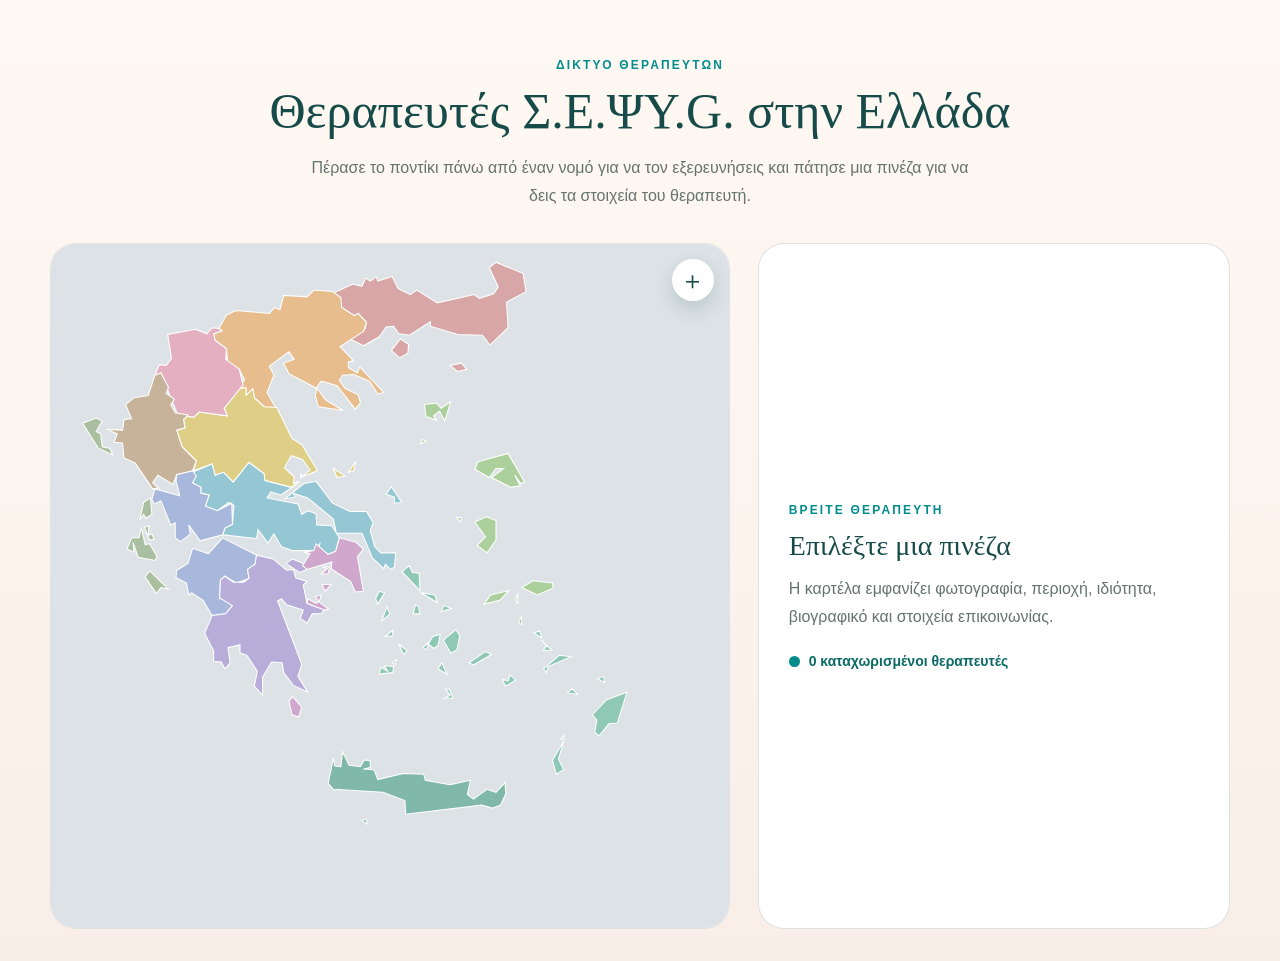
<file: index (12).html>
<!doctype html>
<html lang="el">
<head>
<meta charset="utf-8">
<meta name="viewport" content="width=device-width, initial-scale=1">
<title>Θεραπευτές Σ.Ε.ΨΥ.G. στην Ελλάδα</title>
<style>:root{--peach:#E1AF85;--sand:#DBC1AB;--sage:#9EB2A6;--teal-soft:#569691;--teal:#008D8B;--teal-deep:#0B6965;--teal-dark:#174B49;--paper:#FFF9F3;--ink:#243530;--muted:#66746F;--line:rgba(36,53,48,.14);}*{box-sizing:border-box;}html,body{margin:0;min-height:100%;background:var(--paper);color:var(--ink);font-family:Arial,Helvetica,sans-serif;}button,input,textarea{font:inherit;}.map-app{padding:58px 22px 32px;background:linear-gradient(180deg,#FFF9F3 0%,#F8EEE7 100%);}.map-wrap{width:min(1180px,100%);margin:0 auto;}.map-head{max-width:760px;margin:0 auto 34px;text-align:center;}.eyebrow{display:block;margin-bottom:12px;color:var(--teal);font-size:12px;font-weight:800;letter-spacing:.18em;text-transform:uppercase;}h1{margin:0;color:var(--teal-dark);font-family:Georgia,"Times New Roman",serif;font-size:clamp(32px,5vw,50px);font-weight:500;line-height:1.08;}.intro{max-width:680px;margin:16px auto 0;color:var(--muted);line-height:1.72;}.layout{display:grid;grid-template-columns:minmax(0,1.18fr) minmax(285px,.82fr);gap:28px;align-items:stretch;}.map-frame,.side-card{border:1px solid var(--line);border-radius:26px;background:#fff;overflow:hidden;}.map-frame{position:relative;min-width:0;}#mapHolder{width:100%;height:min(720px,76vh);min-height:520px;background:#DCE2E5;position:relative;overflow:hidden;}#mapHolder svg{width:100%;height:100%;display:block;}.prefecture{cursor:pointer;transition:filter .12s ease;}.prefecture:hover{filter:brightness(1.08);}.prefecture.selected{stroke:#172C26;stroke-width:3.4;}.admin-btn{position:absolute;top:15px;right:15px;z-index:1200;width:42px;height:42px;border:0;border-radius:50%;background:rgba(255,255,255,.96);color:var(--teal-dark);font-size:25px;line-height:1;cursor:pointer;box-shadow:0 8px 18px rgba(23,75,73,.17);}.admin-btn:hover{background:#fff;}.admin-note{position:absolute;top:15px;left:15px;right:70px;z-index:1150;display:none;padding:10px 14px;border-radius:13px;background:rgba(23,75,73,.94);color:#fff;font-size:13px;font-weight:700;line-height:1.45;}.admin-note.visible{display:block;}.tooltip{position:absolute;z-index:1300;padding:8px 12px;border-radius:9px;background:#243E37;color:#fff;font-size:13px;font-weight:700;pointer-events:none;opacity:0;transition:opacity .1s;white-space:nowrap;transform:translate(-50%,-130%);}.tooltip.visible{opacity:1;}.side-card{display:flex;flex-direction:column;justify-content:center;padding:34px 30px;}.side-card h2{margin:0 0 13px;color:var(--teal-dark);font-family:Georgia,"Times New Roman",serif;font-size:28px;font-weight:500;line-height:1.18;}.side-card p{margin:0;color:var(--muted);line-height:1.75;}.count{display:flex;align-items:center;gap:9px;margin-top:22px;color:var(--teal-deep);font-size:14px;font-weight:800;}.dot{width:11px;height:11px;border-radius:50%;background:var(--teal);}.marker-pin{cursor:pointer;}.marker-pin circle{fill:var(--teal);stroke:#fff;stroke-width:2;}.popup-name{display:block;margin-bottom:4px;color:var(--teal-dark);font-size:18px;font-weight:700;}.popup-area{color:#70807B;font-size:13px;}.modal{position:fixed;inset:0;z-index:99999;display:none;align-items:center;justify-content:center;padding:20px;background:rgba(16,43,41,.64);backdrop-filter:blur(6px);}.modal.open{display:flex;}.modal-card{position:relative;width:min(600px,100%);max-height:min(88vh,760px);overflow-y:auto;border-radius:24px;background:#fff;box-shadow:0 30px 80px rgba(10,39,37,.26);}.modal-inner{padding:34px;}.close-btn{position:absolute;top:14px;right:14px;width:36px;height:36px;border:0;border-radius:50%;background:#F1E9E2;color:var(--teal-dark);font-size:21px;cursor:pointer;}.modal-title{margin:0 44px 22px 0;color:var(--teal-dark);font-family:Georgia,"Times New Roman",serif;font-size:27px;font-weight:500;}.form-grid{display:grid;grid-template-columns:1fr 1fr;gap:16px;}.field.full{grid-column:1 / -1;}label{display:block;margin-bottom:7px;color:var(--teal-dark);font-size:13px;font-weight:800;}input,textarea{width:100%;border:1px solid var(--line);border-radius:13px;background:#FFFCF9;color:var(--ink);padding:12px 13px;outline:none;}input:focus,textarea:focus{border-color:var(--teal);box-shadow:0 0 0 3px rgba(0,141,139,.10);}textarea{min-height:115px;resize:vertical;}.submit-btn{display:inline-flex;align-items:center;justify-content:center;min-height:48px;margin-top:22px;padding:12px 25px;border:0;border-radius:999px;background:var(--teal);color:#fff;font-weight:800;cursor:pointer;}.helper{margin-top:10px;color:var(--muted);font-size:13px;line-height:1.5;}.profile{text-align:center;}.profile-photo{width:118px;height:118px;margin:0 auto 18px;overflow:hidden;border-radius:50%;background:var(--sage);}.profile-photo img{width:100%;height:100%;object-fit:cover;}.profile h3{margin:0;color:var(--teal-dark);font-family:Georgia,"Times New Roman",serif;font-size:27px;font-weight:500;}.profile-role{margin:7px 0 3px;color:var(--teal);font-size:15px;font-weight:800;}.profile-area{margin:0 0 18px;color:var(--muted);font-size:14px;}.profile-bio{margin:0;color:var(--muted);line-height:1.75;text-align:left;}.profile-links{display:flex;flex-wrap:wrap;justify-content:center;gap:10px;margin-top:22px;}.profile-links a,.delete-btn{display:inline-flex;align-items:center;justify-content:center;min-height:42px;padding:10px 17px;border-radius:999px;font-size:13px;font-weight:800;text-decoration:none;}.profile-links a{background:var(--teal);color:#fff;}.delete-btn{display:none;margin:18px auto 0;border:1px solid #B95D5D;background:transparent;color:#A44545;cursor:pointer;}.delete-btn.visible{display:inline-flex;}@media (max-width:900px){.layout{grid-template-columns:1fr;}.side-card{text-align:center;}.count{justify-content:center;}}@media (max-width:620px){.map-app{padding:48px 14px 24px;}#mapHolder{height:520px;min-height:420px;}.form-grid{grid-template-columns:1fr;}.field.full{grid-column:auto;}.modal-inner{padding:28px 20px;}}</style>
</head>
<body>
<main class="map-app">
<div class="map-wrap">
<header class="map-head">
<span class="eyebrow">Δίκτυο θεραπευτών</span>
<h1>Θεραπευτές Σ.Ε.ΨΥ.G. στην Ελλάδα</h1>
<p class="intro">Πέρασε το ποντίκι πάνω από έναν νομό για να τον εξερευνήσεις και πάτησε μια πινέζα για να δεις τα στοιχεία του θεραπευτή.</p>
</header>
<div class="layout">
<section class="map-frame">
<button id="adminButton" class="admin-btn" type="button" aria-label="Προσθήκη θεραπευτή" title="Προσθήκη θεραπευτή">＋</button>
<div id="adminNote" class="admin-note">Πάτησε πάνω στην Ελλάδα για να τοποθετήσεις τη νέα πινέζα.</div>
<div id="mapHolder" aria-label="Διαδραστικός χάρτης της Ελλάδας"></div>
<div id="tooltip" class="tooltip"></div>
</section>
<aside class="side-card">
<span class="eyebrow">Βρείτε θεραπευτή</span>
<h2>Επιλέξτε μια πινέζα</h2>
<p>Η καρτέλα εμφανίζει φωτογραφία, περιοχή, ιδιότητα, βιογραφικό και στοιχεία επικοινωνίας.</p>
<div class="count"><span class="dot"></span><span><strong id="count">0</strong> καταχωρισμένοι θεραπευτές</span></div>
</aside>
</div>
</div>
</main>

<div id="formModal" class="modal" aria-hidden="true">
<div class="modal-card" role="dialog" aria-modal="true" aria-labelledby="formTitle">
<button class="close-btn" type="button" data-close>×</button>
<div class="modal-inner">
<h2 id="formTitle" class="modal-title">Νέος θεραπευτής</h2>
<form id="therapistForm">
<div class="form-grid">
<div class="field full"><label for="name">Ονοματεπώνυμο *</label><input id="name" name="name" required></div>
<div class="field"><label for="role">Ιδιότητα *</label><input id="role" name="role" required></div>
<div class="field"><label for="area">Πόλη / περιοχή *</label><input id="area" name="area" required></div>
<div class="field"><label for="email">Email</label><input id="email" name="email" type="email"></div>
<div class="field"><label for="phone">Τηλέφωνο</label><input id="phone" name="phone" type="tel"></div>
<div class="field full"><label for="photo">Φωτογραφία</label><input id="photo" name="photo" type="file" accept="image/*"></div>
<div class="field full"><label for="bio">Σύντομο βιογραφικό *</label><textarea id="bio" name="bio" required></textarea></div>
</div>
<p class="helper">Η πινέζα θα τοποθετηθεί ακριβώς στο σημείο του χάρτη που πάτησες.</p>
<button class="submit-btn" type="submit">Αποθήκευση θεραπευτή</button>
</form>
</div>
</div>
</div>

<div id="profileModal" class="modal" aria-hidden="true">
<div class="modal-card" role="dialog" aria-modal="true">
<button class="close-btn" type="button" data-close>×</button>
<div class="modal-inner profile">
<div id="profilePhoto" class="profile-photo"></div>
<h3 id="profileName"></h3>
<p id="profileRole" class="profile-role"></p>
<p id="profileArea" class="profile-area"></p>
<p id="profileBio" class="profile-bio"></p>
<div id="profileLinks" class="profile-links"></div>
<button id="deleteButton" class="delete-btn" type="button">Διαγραφή θεραπευτή</button>
</div>
</div>
</div>

<script>
(function(){
'use strict';
var SVG_NS='http://www.w3.org/2000/svg';
var VB_W=900,VB_H=900;
var STORAGE_KEY='sepsygStandaloneTherapistsV2';
var ADMIN_CODE='2222';

var mapHolder=document.getElementById('mapHolder');
var adminButton=document.getElementById('adminButton');
var adminNote=document.getElementById('adminNote');
var tooltip=document.getElementById('tooltip');
var count=document.getElementById('count');
var formModal=document.getElementById('formModal');
var profileModal=document.getElementById('profileModal');
var form=document.getElementById('therapistForm');
var photoInput=document.getElementById('photo');
var profilePhoto=document.getElementById('profilePhoto');
var profileName=document.getElementById('profileName');
var profileRole=document.getElementById('profileRole');
var profileArea=document.getElementById('profileArea');
var profileBio=document.getElementById('profileBio');
var profileLinks=document.getElementById('profileLinks');
var deleteButton=document.getElementById('deleteButton');

var therapists=[];
var adminMode=false;
var pendingPoint=null;
var pendingPrefecture='';
var activeTherapistId=null;
var selectedPath=null;

function openModal(m){m.classList.add('open');m.setAttribute('aria-hidden','false');}
function closeModal(m){m.classList.remove('open');m.setAttribute('aria-hidden','true');}
function escapeHtml(v){return String(v||'').split('&').join('&amp;').split('<').join('&lt;').split('>').join('&gt;').split('"').join('&quot;').split("'").join('&#039;');}

function loadTherapists(){try{var s=localStorage.getItem(STORAGE_KEY);therapists=s?JSON.parse(s):[];if(!Array.isArray(therapists))therapists=[];}catch(e){therapists=[];}}
function saveTherapists(){localStorage.setItem(STORAGE_KEY,JSON.stringify(therapists));}

var svgEl=null;
var markersGroup=null;

function initSvg(){
  svgEl=document.getElementById('greeceSvg');
  markersGroup=document.createElementNS(SVG_NS,'g');
  markersGroup.setAttribute('id','markersGroup');
  svgEl.appendChild(markersGroup);

  var paths=svgEl.querySelectorAll('.prefecture');
  paths.forEach(function(path){
    path.addEventListener('mouseenter',function(e){
      showTooltip(path.getAttribute('data-name'));
    });
    path.addEventListener('mousemove',function(e){
      moveTooltip(e);
    });
    path.addEventListener('mouseleave',function(){
      hideTooltip();
    });
    path.addEventListener('click',function(e){
      if(adminMode){
        var pt=svgPointFromEvent(e);
        pendingPoint=pt;
        pendingPrefecture=path.getAttribute('data-name');
        form.reset();
        openModal(formModal);
        return;
      }
      selectPath(path);
    });
  });
}

function svgPointFromEvent(evt){
  var rect=svgEl.getBoundingClientRect();
  var relX=(evt.clientX-rect.left)/rect.width;
  var relY=(evt.clientY-rect.top)/rect.height;
  return {x:relX*VB_W,y:relY*VB_H};
}

function showTooltip(text){
  tooltip.textContent=text;
  tooltip.classList.add('visible');
}
function moveTooltip(e){
  var holderRect=mapHolder.getBoundingClientRect();
  var x=e.clientX-holderRect.left;
  var y=e.clientY-holderRect.top;
  tooltip.style.left=x+'px';
  tooltip.style.top=y+'px';
}
function hideTooltip(){tooltip.classList.remove('visible');}

function selectPath(path){
  if(selectedPath===path){selectedPath.classList.remove('selected');selectedPath=null;return;}
  if(selectedPath)selectedPath.classList.remove('selected');
  selectedPath=path;
  path.classList.add('selected');
  svgEl.appendChild(path);
  svgEl.appendChild(markersGroup);
}

function markerNode(t){
  var g=document.createElementNS(SVG_NS,'g');
  g.setAttribute('class','marker-pin');
  g.setAttribute('transform','translate('+t.x+','+t.y+')');
  var circle=document.createElementNS(SVG_NS,'circle');
  circle.setAttribute('r','9');
  g.appendChild(circle);
  g.addEventListener('click',function(evt){
    evt.stopPropagation();
    showProfile(t.id);
  });
  return g;
}

function renderMarkers(){
  while(markersGroup.firstChild)markersGroup.removeChild(markersGroup.firstChild);
  therapists.forEach(function(t){
    markersGroup.appendChild(markerNode(t));
  });
  count.textContent=String(therapists.length);
}

function showProfile(id){
  var t=therapists.find(function(item){return item.id===id;});if(!t)return;
  activeTherapistId=id;
  profilePhoto.innerHTML=t.photo?'<img src="'+t.photo+'" alt="'+escapeHtml(t.name)+'">':'';
  profileName.textContent=t.name||'';
  profileRole.textContent=t.role||'';
  profileArea.textContent=t.area||t.prefecture||'';
  profileBio.textContent=t.bio||'';
  profileLinks.innerHTML='';
  if(t.email){var a=document.createElement('a');a.href='mailto:'+t.email;a.textContent='Email';profileLinks.appendChild(a);}
  if(t.phone){var p=document.createElement('a');p.href='tel:'+String(t.phone).split(' ').join('');p.textContent='Τηλέφωνο';profileLinks.appendChild(p);}
  deleteButton.classList.toggle('visible',adminMode);
  openModal(profileModal);
}

function fileToDataUrl(file){return new Promise(function(resolve,reject){if(!file){resolve('');return;}var r=new FileReader();r.onload=function(){resolve(String(r.result||''));};r.onerror=reject;r.readAsDataURL(file);});}

adminButton.addEventListener('click',function(){
  if(adminMode){adminMode=false;adminNote.classList.remove('visible');mapHolder.style.cursor='';return;}
  var code=window.prompt('Κωδικός διαχείρισης');
  if(code!==ADMIN_CODE){if(code!==null)window.alert('Λανθασμένος κωδικός.');return;}
  adminMode=true;adminNote.classList.add('visible');mapHolder.style.cursor='crosshair';
});

form.addEventListener('submit',async function(evt){
  evt.preventDefault();
  if(!pendingPoint){window.alert('Πρώτα πάτησε πάνω στην Ελλάδα.');return;}
  try{
    var data=new FormData(form);
    var photo=await fileToDataUrl(photoInput.files&&photoInput.files[0]);
    therapists.push({
      id:'therapist-'+Date.now(),
      x:Number(pendingPoint.x.toFixed(1)),
      y:Number(pendingPoint.y.toFixed(1)),
      prefecture:pendingPrefecture,
      name:String(data.get('name')||'').trim(),
      role:String(data.get('role')||'').trim(),
      area:String(data.get('area')||'').trim(),
      email:String(data.get('email')||'').trim(),
      phone:String(data.get('phone')||'').trim(),
      bio:String(data.get('bio')||'').trim(),
      photo:photo
    });
    saveTherapists();renderMarkers();closeModal(formModal);pendingPoint=null;pendingPrefecture='';
  }catch(err){window.alert('Δεν αποθηκεύτηκε η φωτογραφία. Δοκίμασε μικρότερο αρχείο.');}
});

deleteButton.addEventListener('click',function(){
  if(!adminMode||!activeTherapistId)return;
  if(!window.confirm('Να διαγραφεί ο θεραπευτής;'))return;
  therapists=therapists.filter(function(item){return item.id!==activeTherapistId;});
  saveTherapists();renderMarkers();closeModal(profileModal);activeTherapistId=null;
});

document.querySelectorAll('[data-close]').forEach(function(btn){btn.addEventListener('click',function(){closeModal(btn.closest('.modal'));});});
document.querySelectorAll('.modal').forEach(function(m){m.addEventListener('click',function(e){if(e.target===m)closeModal(m);});});
document.addEventListener('keydown',function(e){if(e.key==='Escape'){closeModal(formModal);closeModal(profileModal);}});

mapHolder.innerHTML="<svg id=\"greeceSvg\" viewBox=\"0 0 900 900\" xmlns=\"http://www.w3.org/2000/svg\" preserveAspectRatio=\"xMidYMid meet\"><path class=\"prefecture\" data-name=\"\u0391\u039d\u0391\u03a4\u039f\u039b\u0399\u039aH \u039c\u0391\u039a\u0395\u0394\u039f\u039dI\u0391 \u039a\u0391\u0399 \u0398\u03a1A\u039a\u0397\" data-color=\"#d8a6a6\" d=\"M377,60L401,49L413,52L418,41L424,45L432,39L434,45L453,39L461,55L477,63L486,57L513,74L562,63L569,68L588,62L594,53L582,27L591,20L627,35L631,59L605,73L607,107L583,130L573,117L540,116L504,105L504,99L476,117L462,115L455,105L445,106L436,119L415,131L397,122L417,109L419,100L408,88L403,91L386,80L377,60ZM452,137L464,122L475,129L474,141L463,147L452,137ZM530,157L545,154L552,162L540,165L530,157Z\" fill=\"#d8a6a6\" stroke=\"#fff\" stroke-width=\"1.4\"></path><path class=\"prefecture\" data-name=\"\u039a\u0395\u039d\u03a4\u03a1\u0399\u039a\u0397 \u039c\u0391\u039a\u0395\u0394\u039f\u039d\u0399\u0391\" data-color=\"#e7bd8d\" d=\"M223,108L233,90L246,84L290,88L297,80L304,83L309,64L340,66L349,57L374,59L385,67L386,80L403,91L408,88L419,100L415,112L384,132L402,151L395,152L395,160L407,167L410,159L442,193L434,195L423,178L402,169L387,170L383,177L390,187L408,196L411,207L404,215L380,184L359,178L352,187L316,168L309,154L323,149L316,139L290,158L296,170L287,193L298,213L286,214L270,200L268,188L259,197L259,187L250,186L257,176L250,162L235,156L233,135L218,124L216,115L227,111L223,108ZM351,197L353,187L365,203L388,217L355,212L351,197Z\" fill=\"#e7bd8d\" stroke=\"#fff\" stroke-width=\"1.4\"></path><path class=\"prefecture\" data-name=\"\u0398\u0395\u03a3\u03a3\u0391\u039b\u0399\u0391\" data-color=\"#dfcf86\" d=\"M182,223L189,226L197,219L234,224L230,214L251,187L259,187L259,197L268,188L270,200L283,212L300,213L320,254L333,262L354,297L331,306L332,300L333,305L344,296L334,282L319,277L310,293L323,305L322,314L330,311L319,319L284,310L283,301L263,286L242,312L229,299L218,303L214,288L189,297L193,284L174,265L167,243L178,240L176,229L182,223ZM375,294L391,304L380,306L375,294ZM395,299L405,284L402,297L395,299Z\" fill=\"#dfcf86\" stroke=\"#fff\" stroke-width=\"1.4\"></path><path class=\"prefecture\" data-name=\"\u0392\u039f\u03a1\u0395\u0399\u039f \u0391\u0399\u0393\u0391\u0399\u039f\" data-color=\"#acd09b\" d=\"M491,261L493,255L498,258L491,261ZM496,209L512,207L518,214L531,205L523,231L516,218L508,224L512,230L498,225L496,209ZM563,365L578,358L591,363L591,389L579,406L566,396L577,385L563,365ZM538,359L545,359L544,365L538,359ZM575,474L584,462L608,456L596,469L575,474ZM563,295L567,285L607,274L629,312L624,314L616,303L623,317L611,319L585,306L601,294L591,294L582,306L563,295ZM617,469L620,460L620,473L617,469ZM625,452L640,443L666,446L667,453L646,462L625,452Z\" fill=\"#acd09b\" stroke=\"#fff\" stroke-width=\"1.4\"></path><path class=\"prefecture\" data-name=\"\u039d\u039f\u03a4\u0399\u039f \u0391\u0399\u0393\u0391\u0399\u039f\" data-color=\"#8fc9b6\" d=\"M523,599L530,595L524,587L529,587L534,599L523,599ZM719,621L738,601L765,591L752,632L741,633L728,649L722,644L725,628L719,621ZM686,592L692,586L699,594L686,592ZM599,574L607,576L610,568L617,575L604,583L599,574ZM436,567L438,558L447,563L443,556L455,557L454,565L436,567ZM481,487L484,475L488,477L490,487L481,487ZM726,573L734,570L735,578L726,573ZM514,560L519,552L526,567L514,560ZM501,527L507,517L517,514L514,529L508,533L501,527ZM491,459L510,462L513,472L491,459ZM666,681L681,656L674,680L681,694L671,700L666,681ZM494,532L501,525L499,535L494,532ZM521,522L538,508L543,516L539,535L531,539L521,522ZM466,431L476,423L480,432L489,433L490,456L466,431ZM453,552L459,548L457,554L453,552ZM444,517L454,509L454,516L444,517ZM439,497L446,478L450,487L439,497ZM431,467L436,457L443,459L434,474L431,467ZM654,560L675,542L691,544L660,557L658,565L654,560ZM651,522L665,535L654,536L658,529L651,522ZM555,552L577,537L585,541L561,555L555,552ZM641,512L649,510L652,519L641,512ZM677,653L681,648L681,654L677,653ZM462,527L473,536L468,541L462,527ZM518,484L522,476L532,480L518,484ZM621,499L625,490L625,501L621,499Z\" fill=\"#8fc9b6\" stroke=\"#fff\" stroke-width=\"1.4\"></path><path class=\"prefecture\" data-name=\"\u039a\u0395\u039d\u03a4\u03a1\u0399\u039a\u0397 \u0395\u039b\u039b\u0391\u0394\u0391\" data-color=\"#95c6d4\" d=\"M190,298L214,288L218,303L229,299L242,312L263,286L283,301L284,310L319,319L326,315L305,329L292,325L287,333L328,341L333,355L341,350L352,354L353,369L373,370L383,386L378,404L368,408L356,400L357,394L349,403L320,403L306,398L296,381L288,393L275,375L273,387L228,382L231,373L241,368L243,343L236,339L221,350L205,344L210,329L199,327L199,319L188,313L190,298ZM311,334L336,314L352,311L374,340L397,351L419,351L428,366L424,376L430,398L438,406L458,406L456,425L451,428L444,421L442,427L427,413L413,380L379,380L375,361L341,333L322,327L324,332L311,334ZM445,328L452,318L466,339L456,340L456,332L445,328Z\" fill=\"#95c6d4\" stroke=\"#fff\" stroke-width=\"1.4\"></path><path class=\"prefecture\" data-name=\"\u0394\u03a5\u03a4\u0399\u039a\u0397 \u0395\u039b\u039b\u0391\u0394\u0391\" data-color=\"#a8b8dc\" d=\"M273,409L271,421L261,428L263,440L246,446L231,437L225,442L224,467L230,465L241,476L232,487L214,490L202,469L187,459L183,462L180,446L166,439L167,429L182,420L188,400L209,407L228,386L273,409ZM166,310L167,302L188,297L193,304L188,313L199,319L199,327L210,329L205,344L221,350L240,340L241,368L231,373L228,382L198,390L183,369L185,381L172,391L165,386L165,366L159,369L146,337L137,341L134,335L138,321L171,330L166,310Z\" fill=\"#a8b8dc\" stroke=\"#fff\" stroke-width=\"1.4\"></path><path class=\"prefecture\" data-name=\"\u03a0\u0395\u039b\u039f\u03a0\u039f\u039d\u039d\u0397\u03a3\u039f\u03a3\" data-color=\"#b8acd9\" d=\"M214,489L232,487L241,476L224,466L225,442L231,437L242,445L256,445L263,440L261,428L271,421L273,409L295,414L313,429L322,428L325,439L340,444L335,449L340,473L363,481L359,487L347,487L340,499L331,493L335,482L313,475L306,467L301,470L333,554L328,570L341,591L322,582L309,565L307,552L293,551L281,571L281,595L270,583L274,563L260,542L251,539L251,528L235,532L238,552L231,560L226,551L216,550L216,536L204,513L214,489ZM335,420L340,428L330,432L312,420L321,414L335,420Z\" fill=\"#b8acd9\" stroke=\"#fff\" stroke-width=\"1.4\"></path><path class=\"prefecture\" data-name=\"\u0391\u03a4\u03a4\u0399\u039a\u0397\" data-color=\"#d0a8cd\" d=\"M316,603L321,597L333,611L329,624L320,621L316,603ZM334,423L344,407L336,405L349,403L352,394L368,408L378,404L383,386L405,392L415,401L407,411L415,457L404,458L398,444L372,427L373,418L340,428L334,423ZM360,448L372,448L364,457L360,448ZM359,434L367,427L360,424L370,425L368,434L359,434ZM363,482L340,473L341,467L352,473L356,471L351,464L359,462L356,471L369,481L363,482Z\" fill=\"#d0a8cd\" stroke=\"#fff\" stroke-width=\"1.4\"></path><path class=\"prefecture\" data-name=\"\u0394\u03a5\u03a4\u0399\u039a\u0397 \u039c\u0391\u039a\u0395\u0394\u039f\u039d\u0399\u0391\" data-color=\"#e4afc1\" d=\"M223,108L227,111L216,115L218,124L233,135L232,149L250,162L255,183L230,214L234,224L197,219L189,226L168,222L146,167L138,170L144,156L153,157L160,148L155,116L192,109L207,115L214,107L223,108Z\" fill=\"#e4afc1\" stroke=\"#fff\" stroke-width=\"1.4\"></path><path class=\"prefecture\" data-name=\"\u0397\u03a0\u0395\u0399\u03a1\u039f\u03a3\" data-color=\"#c7b39a\" d=\"M138,170L146,167L156,186L153,194L164,202L159,209L165,220L182,223L176,229L178,240L167,243L174,265L193,284L188,297L167,302L162,315L142,303L135,313L143,320L135,321L112,287L97,280L95,260L84,259L88,248L74,242L95,243L97,229L107,228L99,209L110,200L129,197L138,170Z\" fill=\"#c7b39a\" stroke=\"#fff\" stroke-width=\"1.4\"></path><path class=\"prefecture\" data-name=\"\u0399O\u039d\u0399\u0391 \u039d\u0397\u03a3\u0399\u0391\" data-color=\"#aabf9f\" d=\"M42,234L60,227L68,231L60,245L66,248L68,265L78,267L82,276L63,267L42,234ZM101,401L107,386L117,386L120,372L125,395L131,394L141,411L138,416L116,412L109,392L110,405L101,401ZM125,438L131,430L156,454L146,452L140,460L125,438ZM124,372L130,370L129,383L134,381L137,388L131,389L124,372ZM118,362L123,339L132,333L134,355L126,360L123,355L118,362Z\" fill=\"#aabf9f\" stroke=\"#fff\" stroke-width=\"1.4\"></path><path class=\"prefecture\" data-name=\"\u039a\u03a1\u0397\u03a4\u0397\" data-color=\"#80b8aa\" d=\"M412,761L419,760L420,766L412,761ZM368,712L375,679L377,689L385,690L387,670L396,688L411,690L416,681L424,682L424,691L415,693L429,694L434,707L468,699L495,700L497,708L530,714L557,708L553,727L561,733L579,720L591,724L603,711L604,726L597,741L586,745L572,741L471,753L470,735L441,724L375,720L368,712Z\" fill=\"#80b8aa\" stroke=\"#fff\" stroke-width=\"1.4\"></path></svg>";
initSvg();
loadTherapists();
renderMarkers();
})();
</script>
</body>
</html>
</file>
